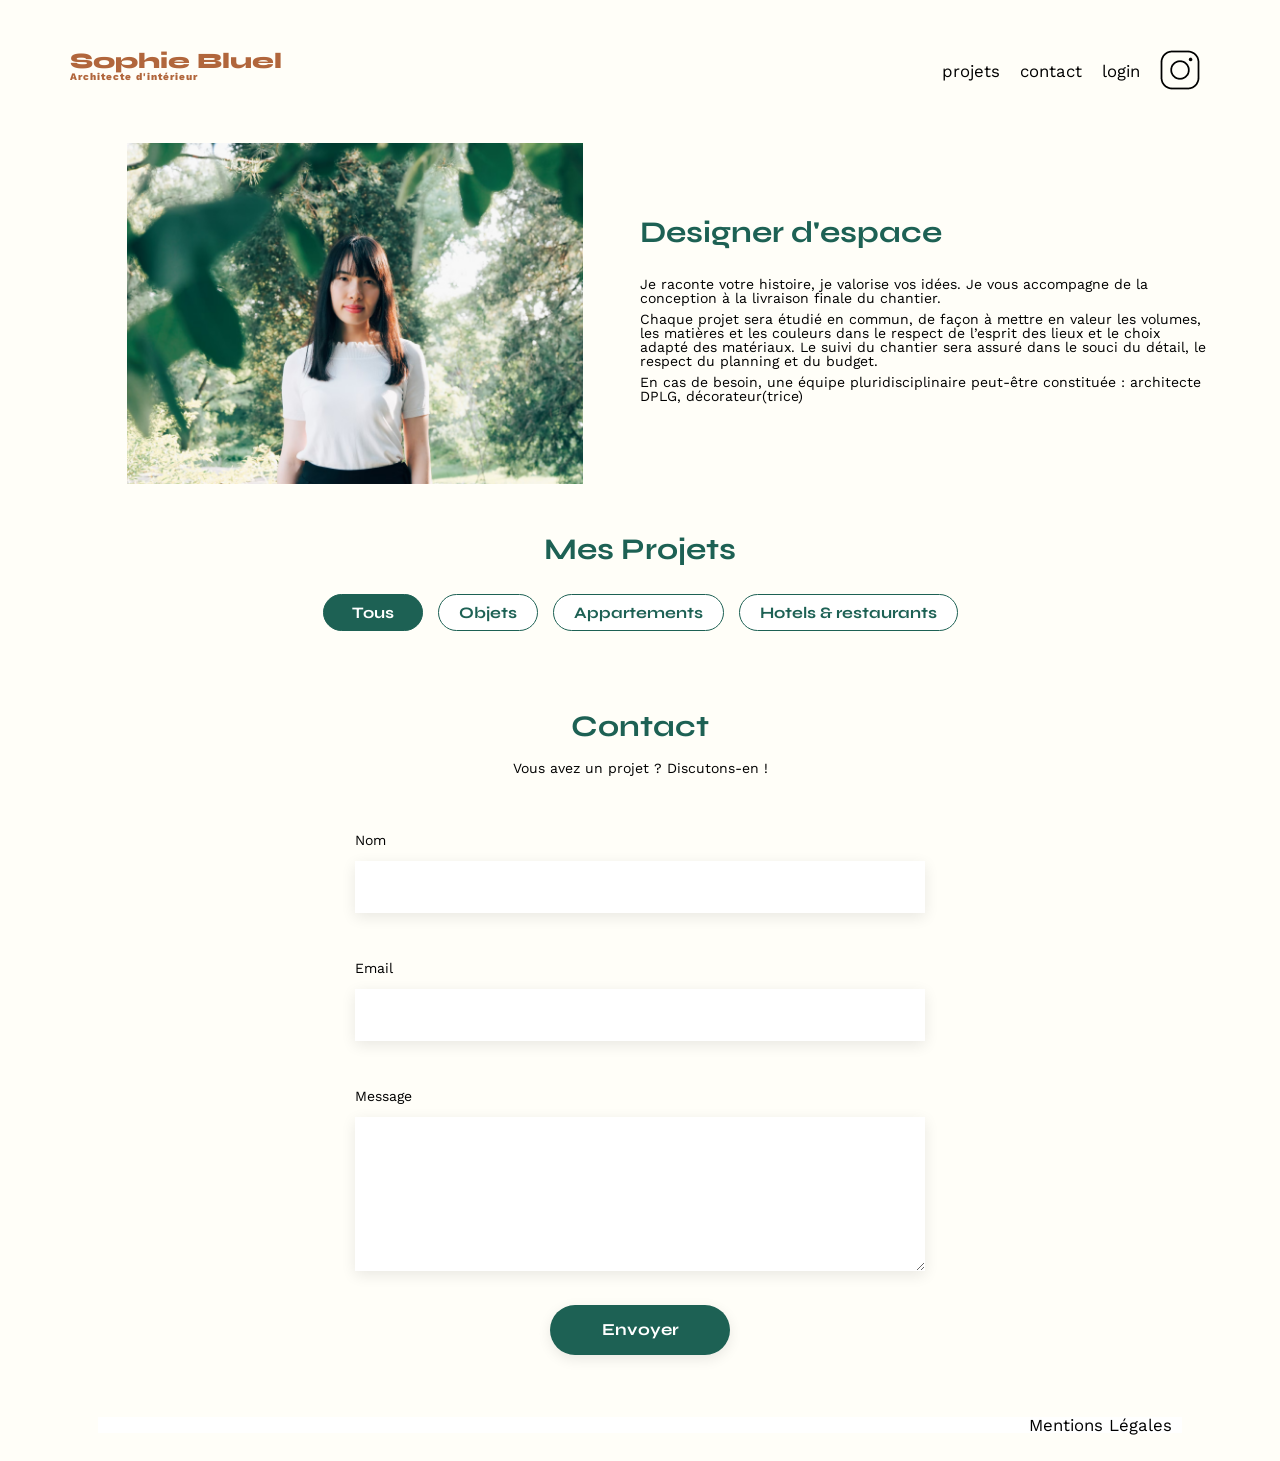
<file: FrontEnd/index.html>
<!doctype html>
<html lang="fr">
  <head>
    <meta charset="UTF-8" />
    <title>Sophie Bluel - Architecte d'intérieur</title>
    <meta name="viewport" content="width=device-width, initial-scale=1.0" />
    <link rel="preconnect" href="https://fonts.googleapis.com" />
    <link rel="preconnect" href="https://fonts.gstatic.com" crossorigin />
    <link
      href="https://fonts.googleapis.com/css2?family=Syne:wght@700;800&family=Work+Sans&display=swap"
      rel="stylesheet"
    />
    <meta name="description" content="" />
    <link
      rel="stylesheet"
      href="https://cdnjs.cloudflare.com/ajax/libs/font-awesome/6.4.0/css/all.min.css"
    />
    <link rel="stylesheet" href="./assets/style.css" />
    <link rel="stylesheet" href="./assets/admin.css" />
  </head>
  <body>
    <header>
      <h1>Sophie Bluel <span>Architecte d'intérieur</span></h1>
      <nav>
        <ul>
          <li class="btnNav btnProjet">projets</li>
          <li class="btnNav btnContact">contact</li>
          <li class="btnNav btnLogin">login</li>
          <li><img src="./assets/icons/instagram.png" alt="Instagram" /></li>
        </ul>
      </nav>
    </header>
    <main>
      <section id="introduction">
        <figure>
          <img src="./assets/images/sophie-bluel.png" alt="" />
        </figure>
        <article>
          <h2>Designer d'espace</h2>
          <p>
            Je raconte votre histoire, je valorise vos idées. Je vous accompagne
            de la conception à la livraison finale du chantier.
          </p>
          <p>
            Chaque projet sera étudié en commun, de façon à mettre en valeur les
            volumes, les matières et les couleurs dans le respect de l’esprit
            des lieux et le choix adapté des matériaux. Le suivi du chantier
            sera assuré dans le souci du détail, le respect du planning et du
            budget.
          </p>
          <p>
            En cas de besoin, une équipe pluridisciplinaire peut-être constituée
            : architecte DPLG, décorateur(trice)
          </p>
        </article>
      </section>
      <section id="portfolio">
        <h2>Mes Projets</h2>
        <div class="gallery"></div>
      </section>
      <section id="contact">
        <h2>Contact</h2>
        <p>Vous avez un projet ? Discutons-en !</p>
        <form action="#" method="post">
          <label for="name">Nom</label>
          <input type="text" name="name" id="name" />
          <label for="email">Email</label>
          <input type="email" name="email" id="email" />
          <label for="message">Message</label>
          <textarea name="message" id="message" cols="30" rows="10"></textarea>
          <input type="submit" value="Envoyer" />
        </form>
      </section>
    </main>

    <footer id="footer">
      <nav>
        <ul>
          <li>Mentions Légales</li>
        </ul>
      </nav>
    </footer>
    <script type="module" src="./script.js"></script>
  </body>
</html>
</file>
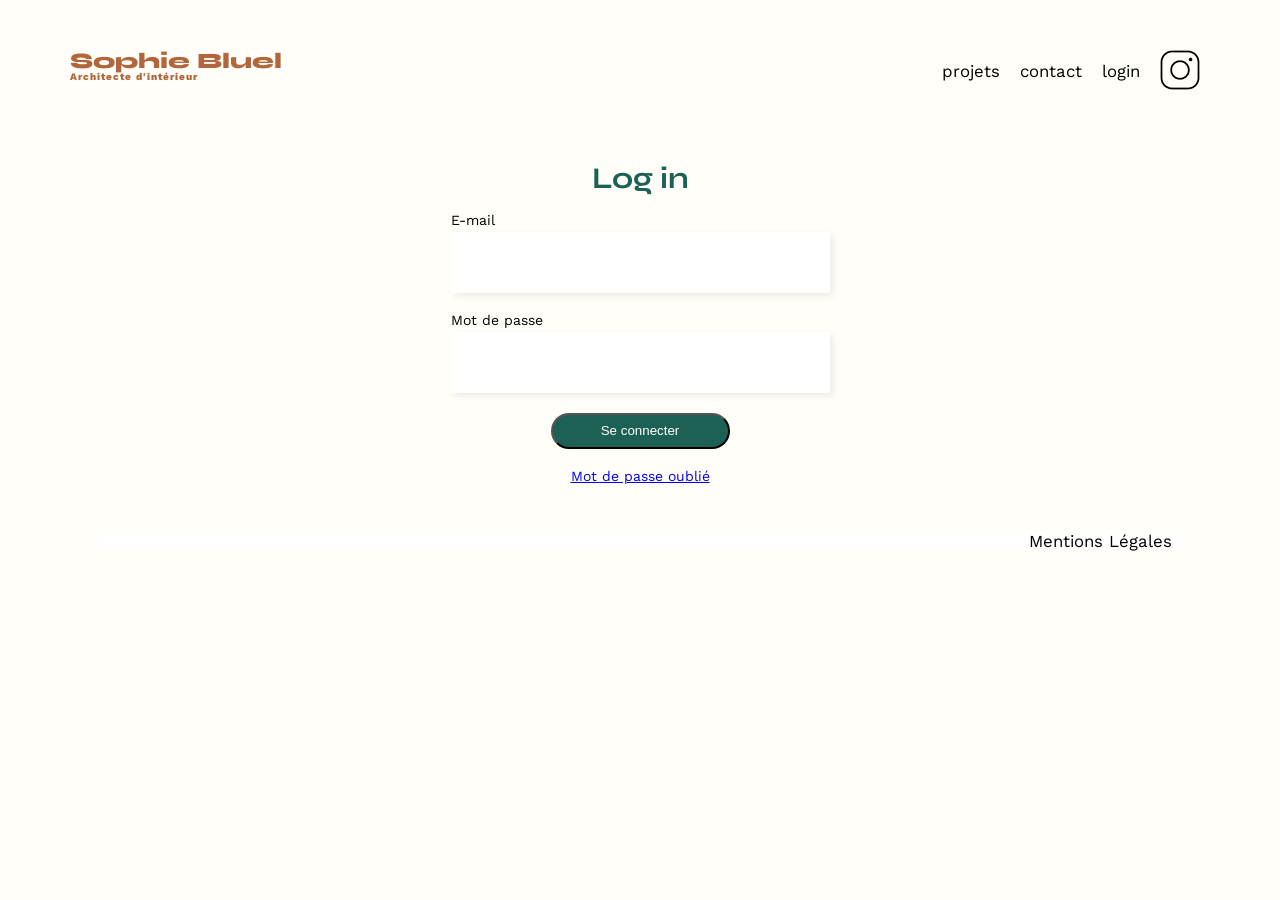
<file: FrontEnd/login.html>
<!doctype html>
<html lang="fr">
  <head>
    <meta charset="UTF-8" />
    <title>Sophie Bluel - Architecte d'intérieur</title>
    <meta name="viewport" content="width=device-width, initial-scale=1.0" />
    <link rel="preconnect" href="https://fonts.googleapis.com" />
    <link rel="preconnect" href="https://fonts.gstatic.com" crossorigin />
    <link
      href="https://fonts.googleapis.com/css2?family=Syne:wght@700;800&family=Work+Sans&display=swap"
      rel="stylesheet"
    />
    <meta name="description" content="" />
    <link rel="stylesheet" href="./assets/style.css" />
  </head>

  <body>
    <header>
      <h1>Sophie Bluel <span>Architecte d'intérieur</span></h1>
      <nav>
        <ul>
          <li class="btnNav btnProjet">projets</li>
          <li class="btnNav btnContact">contact</li>
          <li class="btnNav btnLogin">login</li>
          <li><img src="./assets/icons/instagram.png" alt="Instagram" /></li>
        </ul>
      </nav>
    </header>
    <main>
      <section class="containerLogin">
        <h2>Log in</h2>
        <form class="formLogin">
          <label for="email">E-mail</label>
          <input type="email" id="email" />

          <label for="password">Mot de passe</label>
          <input type="password" id="password" />

          <button>Se connecter</button>
        </form>
        <a href="#">Mot de passe oublié</a>
      </section>
    </main>
    <footer>
      <nav>
        <ul>
          <li>Mentions Légales</li>
        </ul>
      </nav>
    </footer>

    <script type="module" src="./login.js"></script>
  </body>
</html>
</file>
<file: FrontEnd/assets/style.css>
/* http://meyerweb.com/eric/tools/css/reset/
   v2.0 | 20110126
   License: none (public domain)
*/

html,
body,
div,
span,
applet,
object,
iframe,
h1,
h2,
h3,
h4,
h5,
h6,
p,
blockquote,
pre,
a,
abbr,
acronym,
address,
big,
cite,
code,
del,
dfn,
em,
img,
ins,
kbd,
q,
s,
samp,
small,
strike,
strong,
sub,
sup,
tt,
var,
b,
u,
i,
center,
dl,
dt,
dd,
ol,
ul,
li,
fieldset,
form,
label,
legend,
table,
caption,
tbody,
tfoot,
thead,
tr,
th,
td,
article,
aside,
canvas,
details,
embed,
figure,
figcaption,
footer,
header,
hgroup,
menu,
nav,
output,
ruby,
section,
summary,
time,
mark,
audio,
video {
  margin: 0;
  padding: 0;
  border: 0;
  font-size: 100%;
  font: inherit;
  vertical-align: baseline;
}
/* HTML5 display-role reset for older browsers */
article,
aside,
details,
figcaption,
figure,
footer,
header,
hgroup,
menu,
nav,
section {
  display: block;
}
body {
  line-height: 1;
}
ol,
ul {
  list-style: none;
}
blockquote,
q {
  quotes: none;
}
blockquote:before,
blockquote:after,
q:before,
q:after {
  content: "";
  content: none;
}
table {
  border-collapse: collapse;
  border-spacing: 0;
}
/** end reset css**/
* {
  scroll-behavior: smooth;
}

body {
  background-color: rgba(255, 254, 248, 1);
  max-width: 1140px;
  margin: auto;
  font-family: "Work Sans";
  font-size: 14px;
  scroll-behavior: smooth;
}

header {
  display: flex;
  justify-content: space-between;
  margin: 50px 0;
}
section {
  margin: 50px 0;
}

h1 {
  display: flex;
  flex-direction: column;
  font-family: "Syne";
  font-size: 22px;
  font-weight: 800;
  color: #b1663c;
}

h1 > span {
  font-family: "Work Sans";
  font-size: 10px;
  letter-spacing: 0.1em;
}

h2 {
  font-family: "Syne";
  font-weight: 700;
  font-size: 30px;
  color: #1d6154;
}
nav ul {
  display: flex;
  align-items: center;
  list-style-type: none;
}
nav li {
  padding: 0 10px;
  font-size: 1.2em;
}

li:hover {
  color: #b1663c;
  cursor: pointer;
}
#introduction {
  display: flex;
  align-items: center;
}
#introduction figure {
  flex: 1;
}
#introduction img {
  display: block;
  margin: auto;
  width: 80%;
}

#introduction article {
  flex: 1;
}
#introduction h2 {
  margin-bottom: 1em;
}

#introduction p {
  margin-bottom: 0.5em;
}
#portfolio h2 {
  text-align: center;
  margin-bottom: 1em;
}
.filters {
  display: flex;
  justify-content: center;
  gap: 15px;
  margin-bottom: 30px;
}

.filters button {
  background: white;
  border: 1px solid rgba(29, 97, 84, 1);
  border-radius: 60px;
  color: rgba(29, 97, 84, 1);
  height: 37px;
  min-width: 100px;
  padding: 10px 20px;
  font-size: 16px;
  font-weight: 700;
  font-family: "Syne", sans-serif;
  transition: 0.3s;
  display: flex;
  align-items: center;
  justify-content: center;
  line-height: 100%;
}
.filters button:hover {
  cursor: pointer;
}
button.active {
  background: rgba(29, 97, 84, 1);
  color: white;
}
.gallery {
  width: 100%;
  display: grid;
  grid-template-columns: 1fr 1fr 1fr;
  grid-column-gap: 20px;
  grid-row-gap: 20px;
}

.gallery img {
  width: 100%;
}
#contact {
  width: 50%;
  margin: auto;
}
#contact > * {
  text-align: center;
}
#contact h2 {
  margin-bottom: 20px;
}
#contact form {
  text-align: left;
  margin-top: 30px;
  display: flex;
  flex-direction: column;
}

input,
select {
  height: 50px;
  font-size: 1.2em;
  border: none;
  box-shadow: 0px 4px 14px rgba(0, 0, 0, 0.09);
}
#contact label {
  margin: 2em 0 1em 0;
}
#contact textarea {
  border: none;
  box-shadow: 0px 4px 14px rgba(0, 0, 0, 0.09);
}

input[type="submit"] {
  font-family: "Syne";
  font-weight: 700;
  color: white;
  background-color: #1d6154;
  margin: 2em auto;
  width: 180px;
  text-align: center;
  border-radius: 60px;
}

footer nav ul {
  display: flex;
  justify-content: flex-end;
  margin: 2em;
  background: white;
}
.containerLogin {
  display: flex;
  flex-direction: column;
  align-items: center;
  justify-content: center;
  margin-top: 40px;
}
.containerLogin h2 {
  margin: 20px;
}
.containerLogin label {
  margin-bottom: 5px;
}
.containerLogin form {
  display: flex;
  flex-direction: column;
  width: 379px;
}
.containerLogin input {
  padding: 5px;
  font-size: 20px;
  background: rgba(255, 255, 255, 1);
  height: 51px;
  border: none;
  box-shadow: 3px 3px 7px rgba(0, 0, 0, 0.08);
  margin-bottom: 20px;
}
input:focus,
select:focus {
  outline: none;
}
.containerLogin button {
  background-color: #1d6154;
  color: white;
  width: 179px;
  height: 36px;
  margin: 0 auto 20px;
  border-radius: 60px;
}
.containerLogin button:hover {
  cursor: pointer;
}
</file>
<file: FrontEnd/assets/admin.css>
/* page d acceuil admin */
.banner {
  background: black;
  padding: 10px;
  color: white;
  text-align: center;
  width: 100%;
  position: absolute;
  top: 0;
  left: 0;
}
i {
  font-size: 14px;
  color: white;
}
.btnModif {
  font-family: "Work Sans";
  font-size: 14px;
  color: black;
  margin-left: 30px;
  font-weight: normal;
}
.btnModif:hover {
  cursor: pointer;
}

.btnModif i {
  font-size: 14px;
  color: black;
  font-weight: 600;
}
/* page "modifier" admin */
.fondModif {
  position: absolute;
  top: 0;
  left: 0;
  width: 100%;
  height: 100%;
  background: rgba(0, 0, 0, 0.5);
  display: flex;
  justify-content: center;
}

/* fenetre de modification */
.fenetreModif {
  background: white;
  width: 530px;
  height: 620px;
  border-radius: 10px;
  padding: 50px 100px;
  position: relative;
  text-align: center;
  margin-top: 100px;
}
.fermerModif {
  cursor: pointer;
  position: absolute;
  top: 20px;
  right: 20px;
  font-weight: bold;
}
.galeriePhotos {
  display: flex;
  gap: 10px;
  flex-wrap: wrap;
}
.galeriePhotosImg {
  width: 90px;
  height: 120px;
  margin-bottom: 30px;
}
.titleGallery {
  font-weight: bold;
  margin-bottom: 30px;
  font-size: 20px;
}
.btnAjouterPhoto {
  margin-top: 40px;
  background: rgba(29, 97, 84, 1);
  border-radius: 50px;
  color: white;
  padding: 10px 50px;
  cursor: pointer;
}
.imgWrapper {
  position: relative;
  display: inline-block;
}
input,
select {
  margin-bottom: 20px;
}
.trashIcon {
  position: absolute;
  top: 5px;
  right: 5px;
  font-size: 14px;
  color: white;
  background: rgba(0, 0, 0, 0.6);
  padding: 5px;
  cursor: pointer;
}
/* page ajouter photo */
.btnRetour {
  position: absolute;
  top: 20px;
  left: 20px;
  font-weight: bold;
  background: transparent;
  border: none;
  font-size: 18px;
}
.btnRetour:hover {
  cursor: pointer;
}
.formulairAjout {
  display: flex;
  flex-direction: column;
  text-align: left;
  width: 100%;
  height: 100%;
  margin-bottom: -50px;
}
.formulairAjout button {
  margin: 40px auto;
  background: rgba(29, 97, 84, 1);
  border-radius: 50px;
  color: white;
  padding: 10px 50px;
  cursor: pointer;
  width: 220px;
  transform: translateY(84px);
}
.zoneAjout {
  background: rgba(232, 241, 246, 1);
  display: flex;
  flex-direction: column;
  text-align: center;
  justify-content: center;
  align-items: center;
  border-radius: 10px;
  padding: 20px;
  margin-bottom: 20px;
}
.zoneAjout i {
  color: rgb(193, 193, 193);
  font-size: 40px;
  margin: 10px;
}
.formulairAjout label {
  margin: 10px 0;
}
.btnajout {
  background: rgba(203, 214, 220, 1);
  border-radius: 50px;
  width: 173px;
  height: 36px;
  display: flex;
  align-items: center;
  justify-content: center;
  color: rgb(117, 117, 117);
}
</file>
